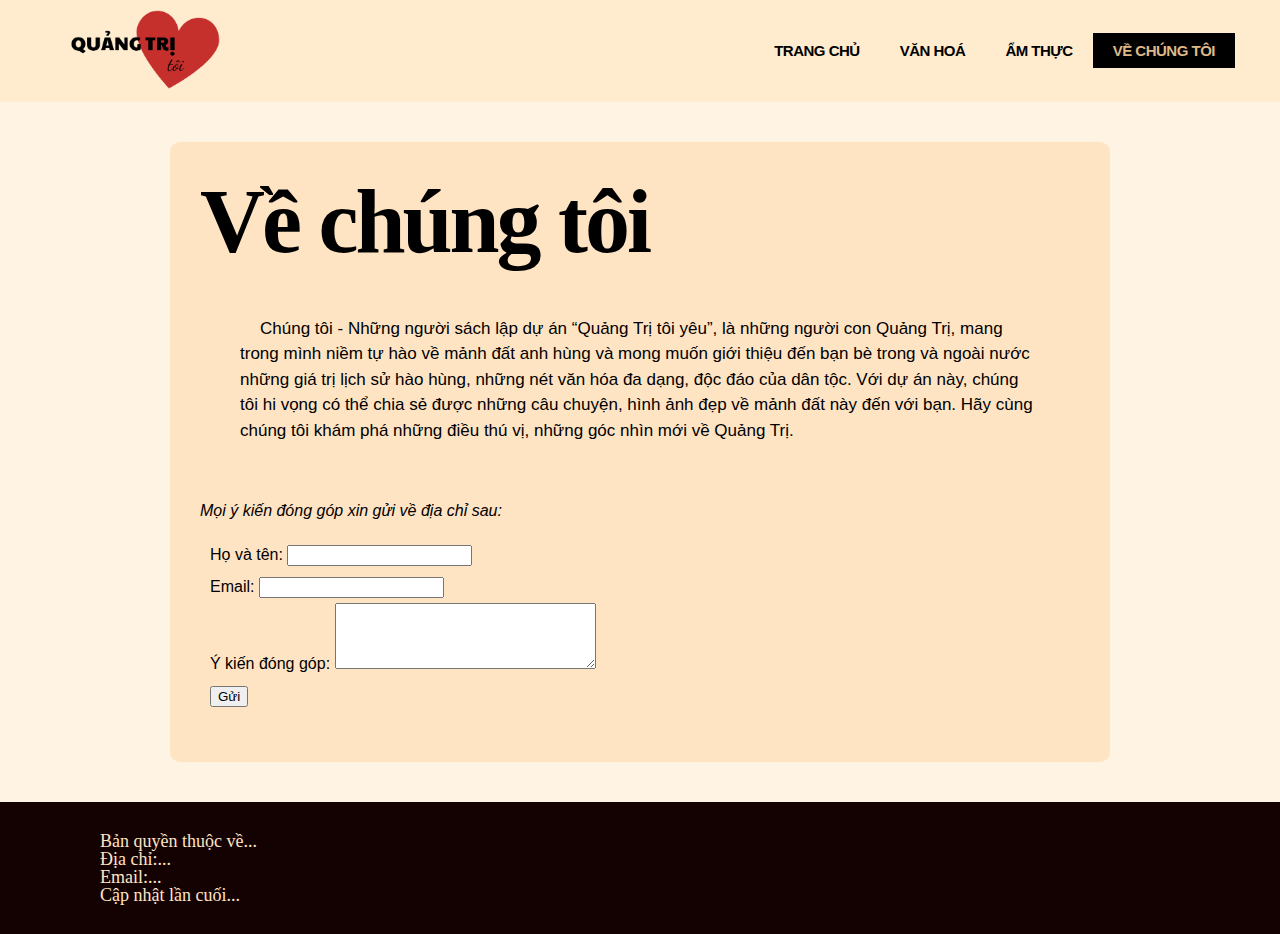
<file: aboutus.html>
<!DOCTYPE html>
<html lang="vi">
  <head>
    <meta charset="UTF-8" />
    <meta name="viewport" content="width=device-width, initial-scale=1.0" />
    <link rel="shortcut icon" href="./img/QTicon.png" type="image/x-icon">
    <link rel="stylesheet" href="reset.css" />
    <link rel="stylesheet" href="aboutus.css" />
    <title>Về chúng tôi</title>
  </head>
  <body>
    <header>
      <nav>
        <div class="logo">
          <img src="./img/qttoiyeu.png" alt="Logo" width="150px" />
        </div>
        <div class="menu">
          <ul>
            <li><a href="index.html">Trang chủ</a></li>
            <li><a href="VH.html">Văn hoá</a></li>
            <li><a href="AT.html">Ẩm thực</a></li>
            <li class="aboutus">
              <a href="aboutus.html">Về chúng tôi</a>
            </li>
          </ul>
        </div>
      </nav>
    </header>
    <div class="container">
      <div class="main">
        <h1>Về chúng tôi</h1>
        <div class="main1">
          <p>
          Chúng tôi - Những người sách lập dự án “Quảng Trị tôi yêu”, là những người
          con Quảng Trị, mang trong mình niềm tự hào về mảnh đất anh hùng và mong
          muốn giới thiệu đến bạn bè trong và ngoài nước những giá trị lịch sử hào
          hùng, những nét văn hóa đa dạng, độc đáo của dân tộc. Với dự án này, chúng
          tôi hi vọng có thể chia sẻ được những câu chuyện, hình ảnh đẹp về mảnh đất
          này đến với bạn. Hãy cùng chúng tôi khám phá những điều thú vị, những góc
          nhìn mới về Quảng Trị.
          </p>
        </div>
        <div class="main2">
          <p>Mọi ý kiến đóng góp xin gửi về địa chỉ sau:</p>
          <form action="" method="">
            <label for="hoten">Họ và tên:</label>
            <input type="text" name="hoten" id="hoten" required /></br>
            <label for="email">Email:</label>
            <input type="text" name="email" id="email" required /></br>
            <label for="cmt">Ý kiến đóng góp:</label>
            <textarea name="cmt" rows="4" cols="30" required></textarea></br> 
            <input type="submit" name="submit" value="Gửi" />
          </form>
        </div>        
      </div>
    </div>
    <footer>
      <p>Bản quyền thuộc về...</br>
        Địa chỉ:...</br>
        Email:...</br>
        Cập nhật lần cuối... </br>
    </p>
    </footer>
  </body>
</html>
</file>
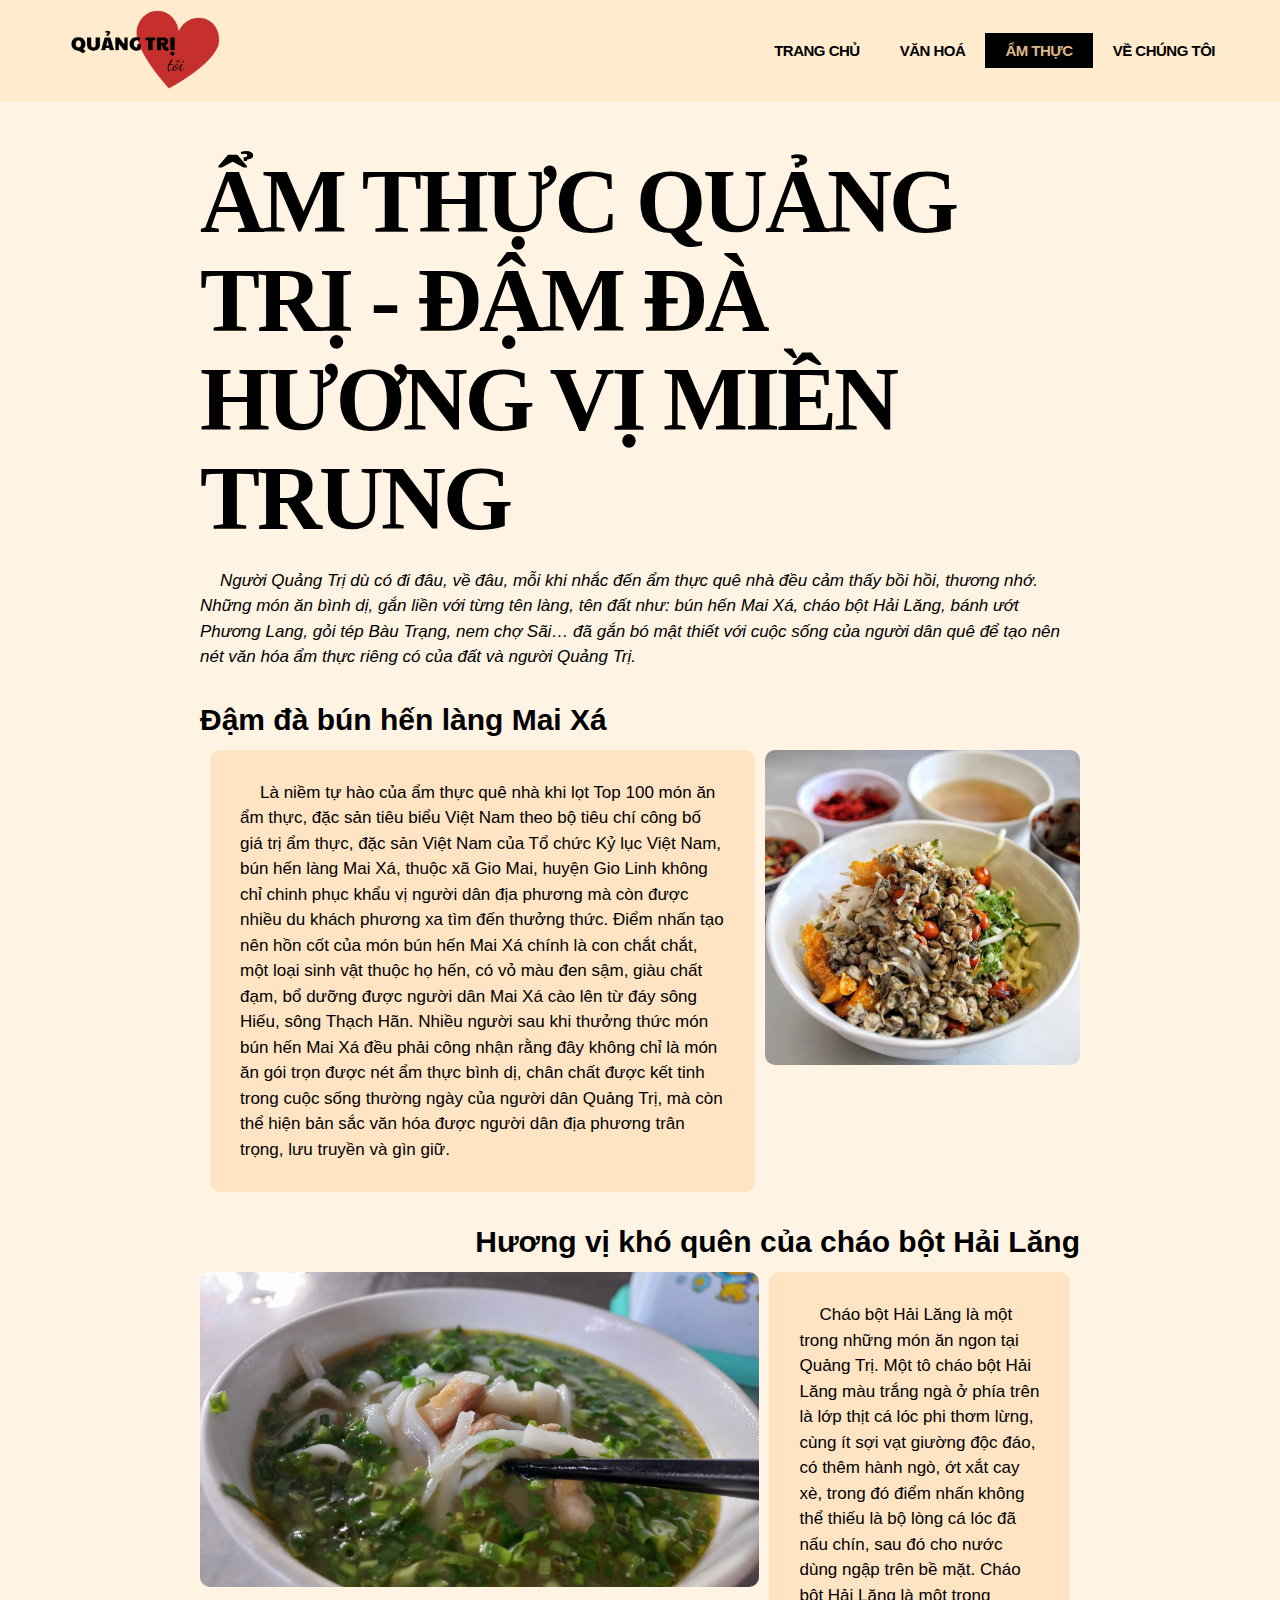
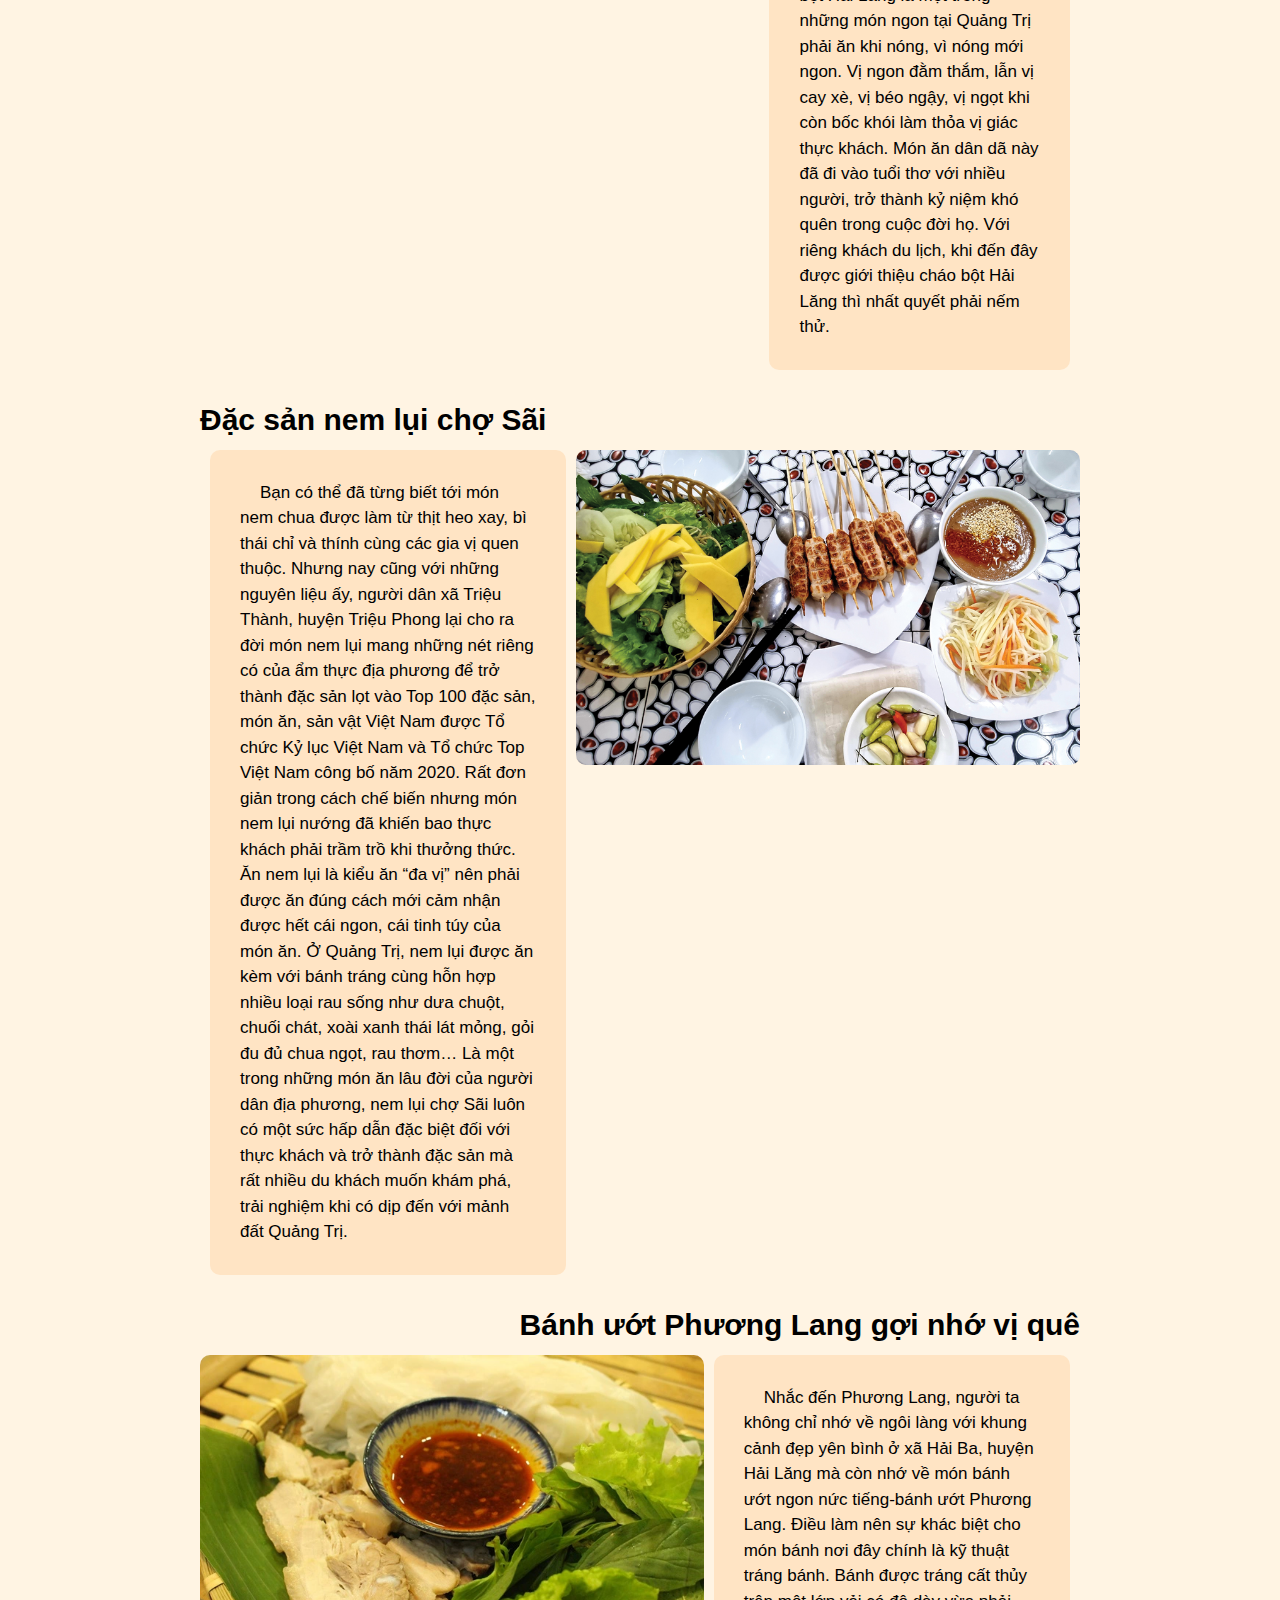
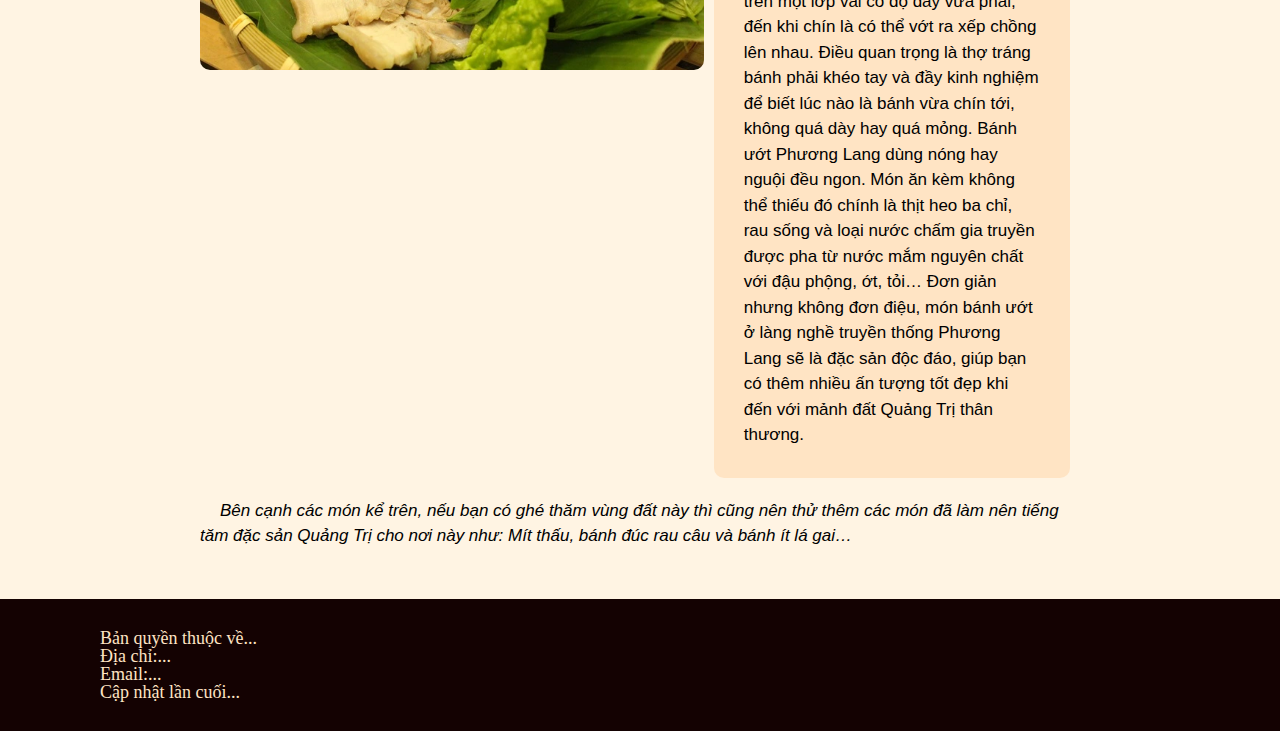
<file: AT.html>
<!DOCTYPE html>
<html lang="vi">
  <head>
    <meta charset="UTF-8" />
    <meta name="viewport" content="width=device-width, initial-scale=1.0" />
    <link rel="shortcut icon" href="./img/QTicon.png" type="image/x-icon">
    <link rel="stylesheet" href="reset.css" />
    <link rel="stylesheet" href="AT.css" />
    <title>Ẩm thực</title>
  </head>
  <body>
    <header>
      <nav>
        <div class="logo">
          <img src="./img/qttoiyeu.png" alt="Logo" width="150px" />
        </div>
        <div class="menu">
          <ul>
            <li><a href="index.html">Trang chủ</a></li>
            <li><a href="VH.html">Văn hoá</a></li>
            <li class="AT"><a href="AT.html">Ẩm thực</a></li>
            <li class="aboutus">
              <a href="aboutus.html">Về chúng tôi</a>
            </li>
          </ul>
        </div>
      </nav>
    </header>
    <div class="container">
      <div class="main">
        <h1>ẨM THỰC QUẢNG TRỊ - ĐẬM ĐÀ HƯƠNG VỊ MIỀN TRUNG</h1>
        <p class="innghieng">
          Người Quảng Trị dù có đi đâu, về đâu, mỗi khi nhắc đến ẩm thực quê nhà đều
          cảm thấy bồi hồi, thương nhớ. Những món ăn bình dị, gắn liền với từng tên
          làng, tên đất như: bún hến Mai Xá, cháo bột Hải Lăng, bánh ướt Phương
          Lang, gỏi tép Bàu Trạng, nem chợ Sãi… đã gắn bó mật thiết với cuộc sống
          của người dân quê để tạo nên nét văn hóa ẩm thực riêng có của đất và người
          Quảng Trị.
        </p>
        <h2>Đậm đà bún hến làng Mai Xá</h2>
        <div class="main1">          
          <p>
            Là niềm tự hào của ẩm thực quê nhà khi lọt Top 100 món ăn ẩm thực, đặc sản
            tiêu biểu Việt Nam theo bộ tiêu chí công bố giá trị ẩm thực, đặc sản Việt
            Nam của Tổ chức Kỷ lục Việt Nam, bún hến làng Mai Xá, thuộc xã Gio Mai,
            huyện Gio Linh không chỉ chinh phục khẩu vị người dân địa phương mà còn
            được nhiều du khách phương xa tìm đến thưởng thức. Điểm nhấn tạo nên hồn
            cốt của món bún hến Mai Xá chính là con chắt chắt, một loại sinh vật thuộc
            họ hến, có vỏ màu đen sậm, giàu chất đạm, bổ dưỡng được người dân Mai Xá
            cào lên từ đáy sông Hiếu, sông Thạch Hãn. Nhiều người sau khi thưởng thức
            món bún hến Mai Xá đều phải công nhận rằng đây không chỉ là món ăn gói
            trọn được nét ẩm thực bình dị, chân chất được kết tinh trong cuộc sống
            thường ngày của người dân Quảng Trị, mà còn thể hiện bản sắc văn hóa được
            người dân địa phương trân trọng, lưu truyền và gìn giữ.
          </p>
          <img src="./img/bunhenmaixa.webp" alt="bunhenmaixa">
        </div>
        <h2>Hương vị khó quên của cháo bột Hải Lăng</h2>
        <div class="main2">          
          <img src="./img/chaobothailang.jpg" alt="chaobothailang">
          <p>
            Cháo bột Hải Lăng là một trong những món ăn ngon tại Quảng Trị. Một tô
            cháo bột Hải Lăng màu trắng ngà ở phía trên là lớp thịt cá lóc phi thơm
            lừng, cùng ít sợi vạt giường độc đáo, có thêm hành ngò, ớt xắt cay xè,
            trong đó điểm nhấn không thể thiếu là bộ lòng cá lóc đã nấu chín, sau đó
            cho nước dùng ngập trên bề mặt. Cháo bột Hải Lăng là một trong những món
            ngon tại Quảng Trị phải ăn khi nóng, vì nóng mới ngon. Vị ngon đằm thắm,
            lẫn vị cay xè, vị béo ngậy, vị ngọt khi còn bốc khói làm thỏa vị giác thực
            khách. Món ăn dân dã này đã đi vào tuổi thơ với nhiều người, trở thành kỷ
            niệm khó quên trong cuộc đời họ. Với riêng khách du lịch, khi đến đây được
            giới thiệu cháo bột Hải Lăng thì nhất quyết phải nếm thử.
          </p>          
        </div>
        <h2>Đặc sản nem lụi chợ Sãi</h2>
        <div class="main3">          
          <p>
            Bạn có thể đã từng biết tới món nem chua được làm từ thịt heo xay, bì thái
            chỉ và thính cùng các gia vị quen thuộc. Nhưng nay cũng với những nguyên
            liệu ấy, người dân xã Triệu Thành, huyện Triệu Phong lại cho ra đời món
            nem lụi mang những nét riêng có của ẩm thực địa phương để trở thành đặc
            sản lọt vào Top 100 đặc sản, món ăn, sản vật Việt Nam được Tổ chức Kỷ lục
            Việt Nam và Tổ chức Top Việt Nam công bố năm 2020. Rất đơn giản trong cách
            chế biến nhưng món nem lụi nướng đã khiến bao thực khách phải trầm trồ khi
            thưởng thức. Ăn nem lụi là kiểu ăn “đa vị” nên phải được ăn đúng cách mới
            cảm nhận được hết cái ngon, cái tinh túy của món ăn. Ở Quảng Trị, nem lụi
            được ăn kèm với bánh tráng cùng hỗn hợp nhiều loại rau sống như dưa chuột,
            chuối chát, xoài xanh thái lát mỏng, gỏi đu đủ chua ngọt, rau thơm… Là một
            trong những món ăn lâu đời của người dân địa phương, nem lụi chợ Sãi luôn
            có một sức hấp dẫn đặc biệt đối với thực khách và trở thành đặc sản mà rất
            nhiều du khách muốn khám phá, trải nghiệm khi có dịp đến với mảnh đất
            Quảng Trị.
          </p>
          <img src="./img/nemluichosai.jpg" alt="nemluichosai">
        </div>
        <h2>Bánh ướt Phương Lang gợi nhớ vị quê</h2>
        <div class="main4">          
          <img src="./img/banhuotphuonglan.webp" alt="banhuotphuonglan">
          <p>
            Nhắc đến Phương Lang, người ta không chỉ nhớ về ngôi làng với khung cảnh
            đẹp yên bình ở xã Hải Ba, huyện Hải Lăng mà còn nhớ về món bánh ướt ngon
            nức tiếng-bánh ướt Phương Lang. Điều làm nên sự khác biệt cho món bánh nơi
            đây chính là kỹ thuật tráng bánh. Bánh được tráng cất thủy trên một lớp
            vải có độ dày vừa phải, đến khi chín là có thể vớt ra xếp chồng lên nhau.
            Điều quan trọng là thợ tráng bánh phải khéo tay và đầy kinh nghiệm để biết
            lúc nào là bánh vừa chín tới, không quá dày hay quá mỏng. Bánh ướt Phương
            Lang dùng nóng hay nguội đều ngon. Món ăn kèm không thể thiếu đó chính là
            thịt heo ba chỉ, rau sống và loại nước chấm gia truyền được pha từ nước
            mắm nguyên chất với đậu phộng, ớt, tỏi… Đơn giản nhưng không đơn điệu, món
            bánh ướt ở làng nghề truyền thống Phương Lang sẽ là đặc sản độc đáo, giúp
            bạn có thêm nhiều ấn tượng tốt đẹp khi đến với mảnh đất Quảng Trị thân
            thương.
          </p>          
        </div>
        <p class="innghieng">
          Bên cạnh các món kể trên, nếu bạn có ghé thăm vùng đất này thì cũng nên
          thử thêm các món đã làm nên tiếng tăm đặc sản Quảng Trị cho nơi này như:
          Mít thấu, bánh đúc rau câu và bánh ít lá gai…
        </p>
      </div>
    </div>
    <footer>
      <p>Bản quyền thuộc về...</br>
        Địa chỉ:...</br>
        Email:...</br>
        Cập nhật lần cuối... </br>
    </p>
    </footer>
  </body>
</html>
</file>
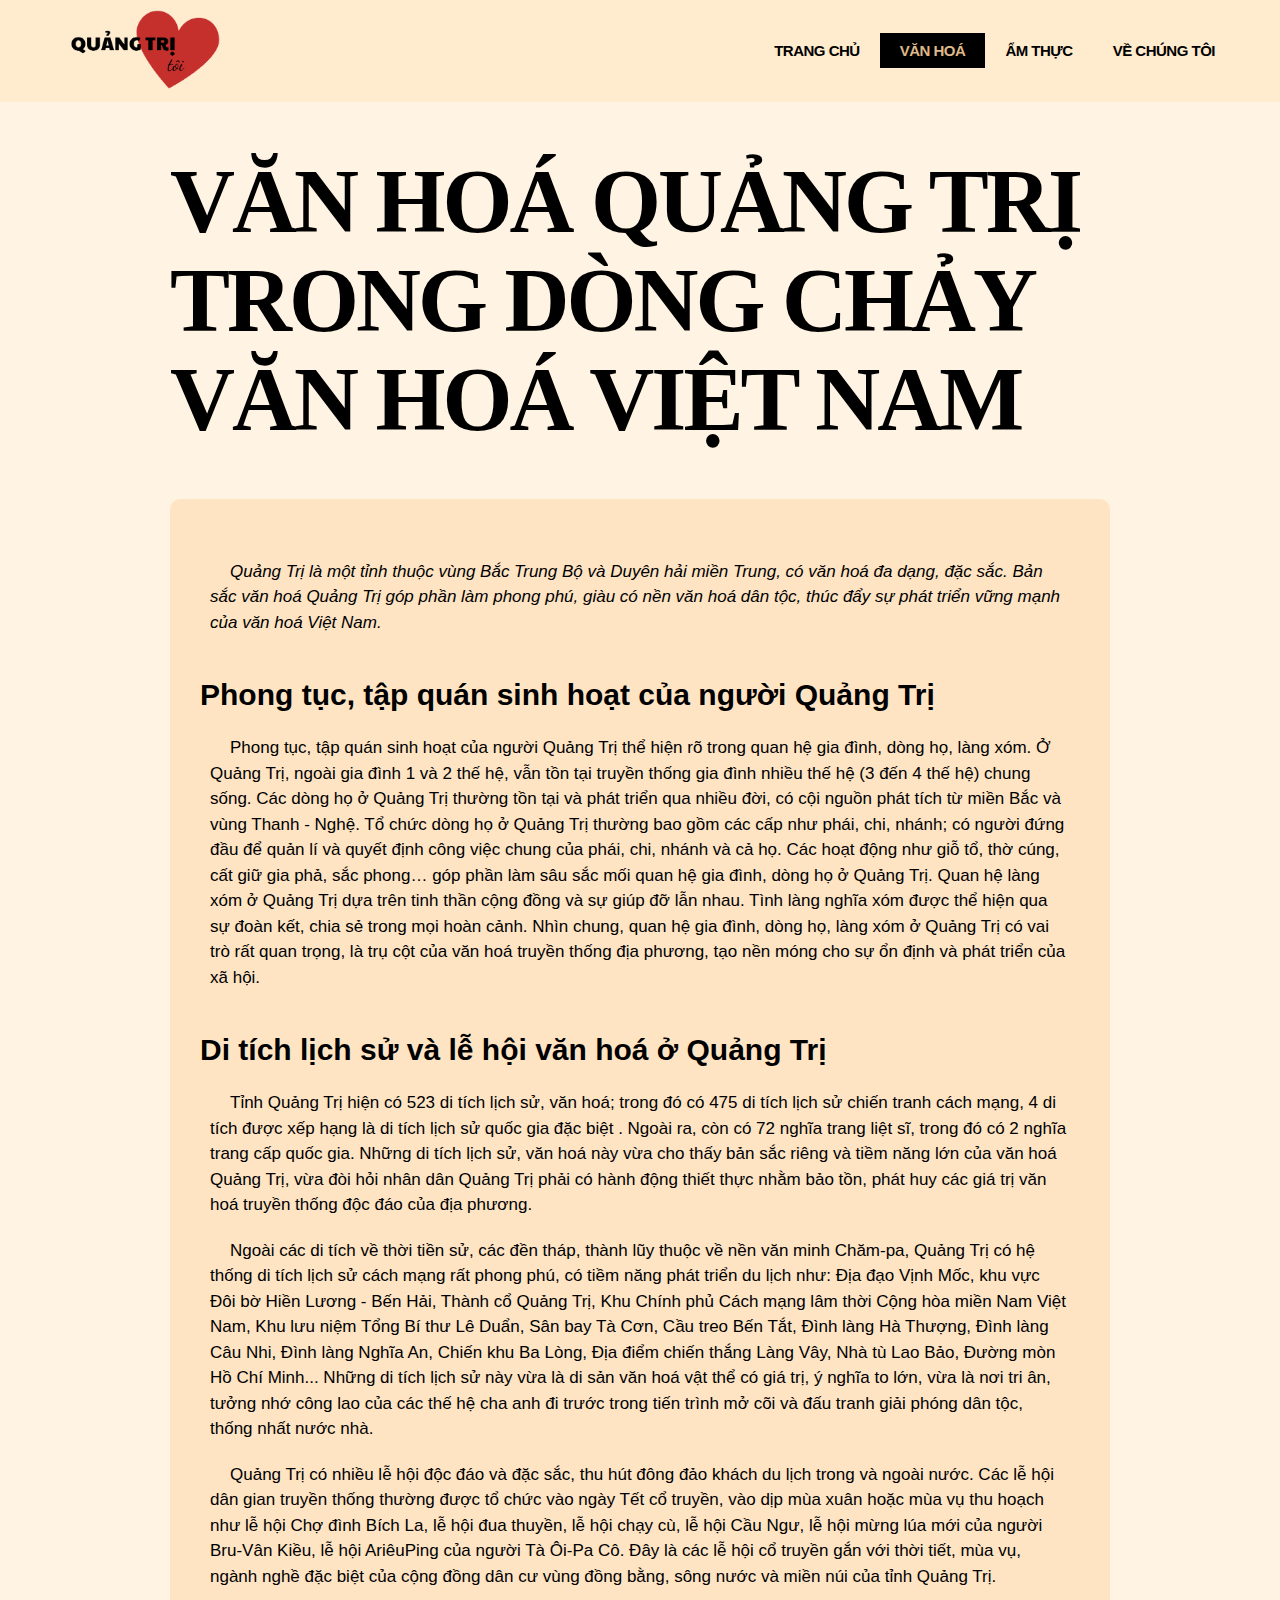
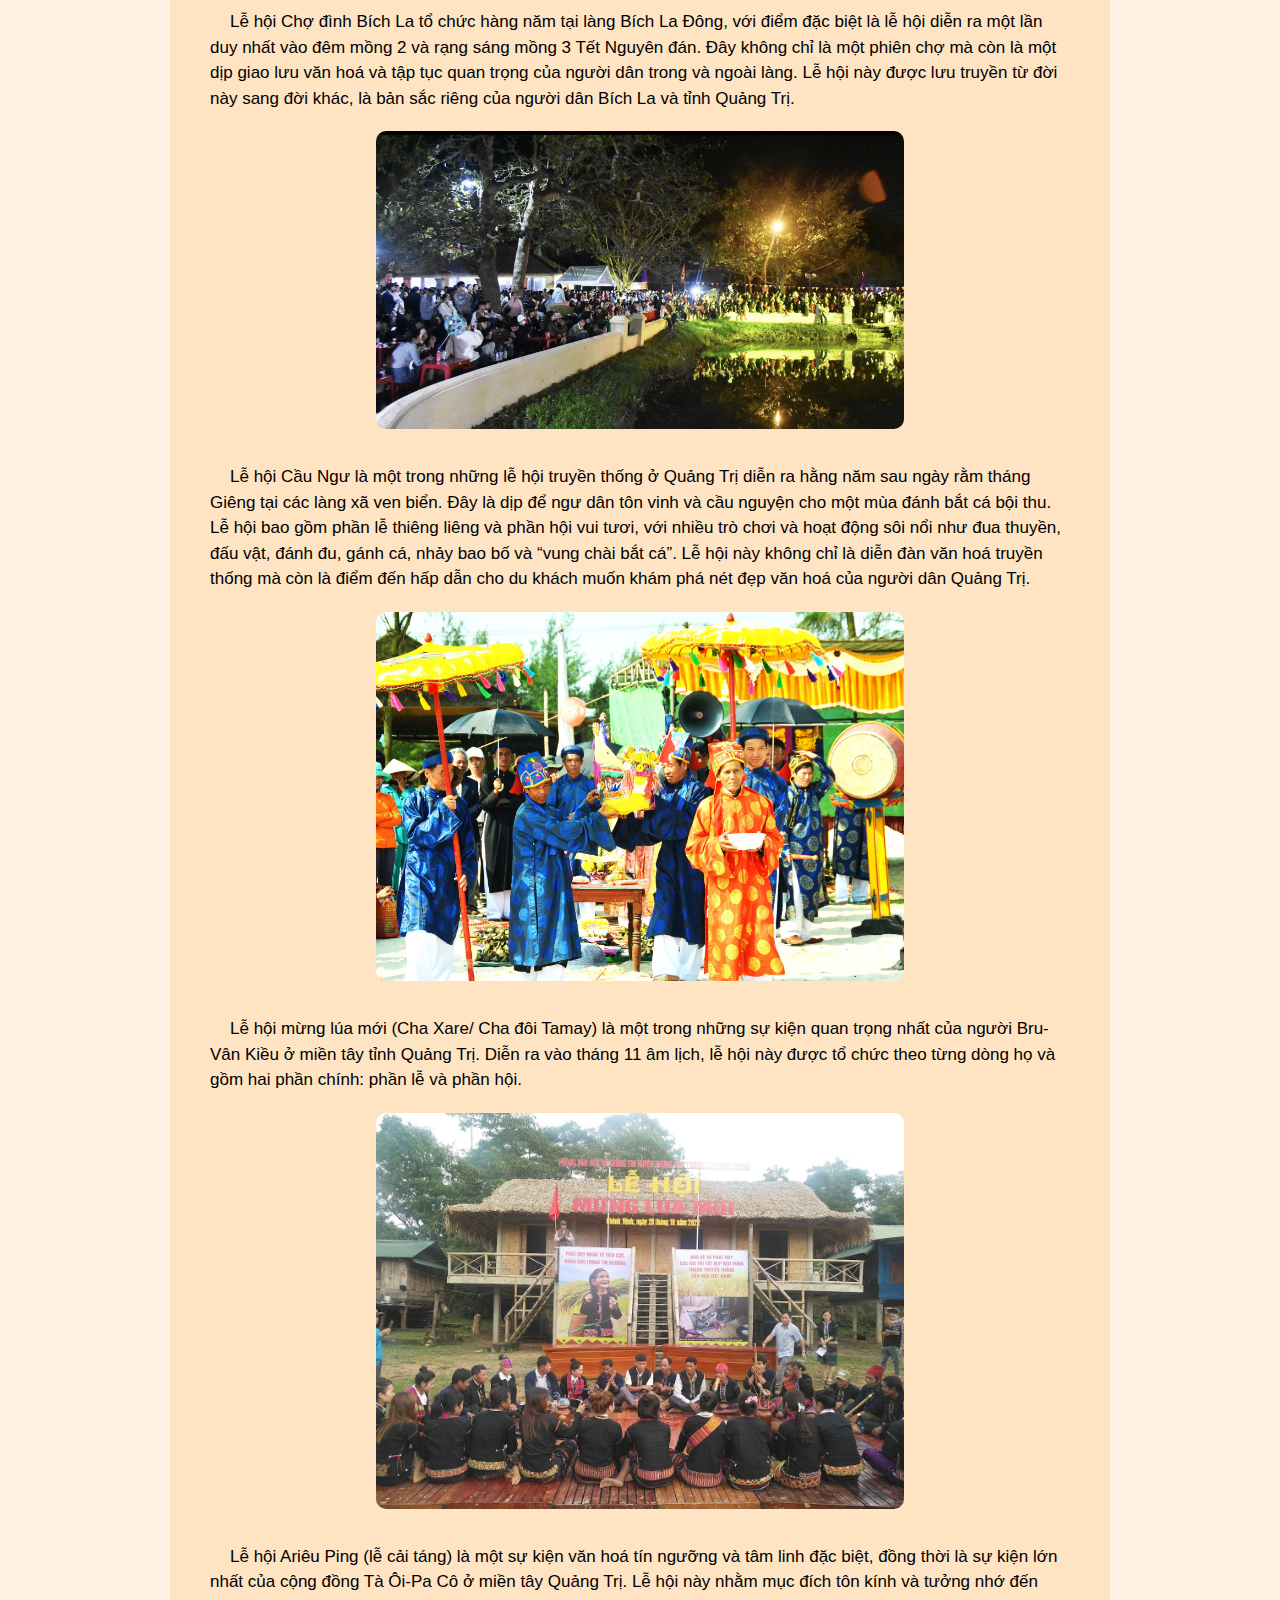
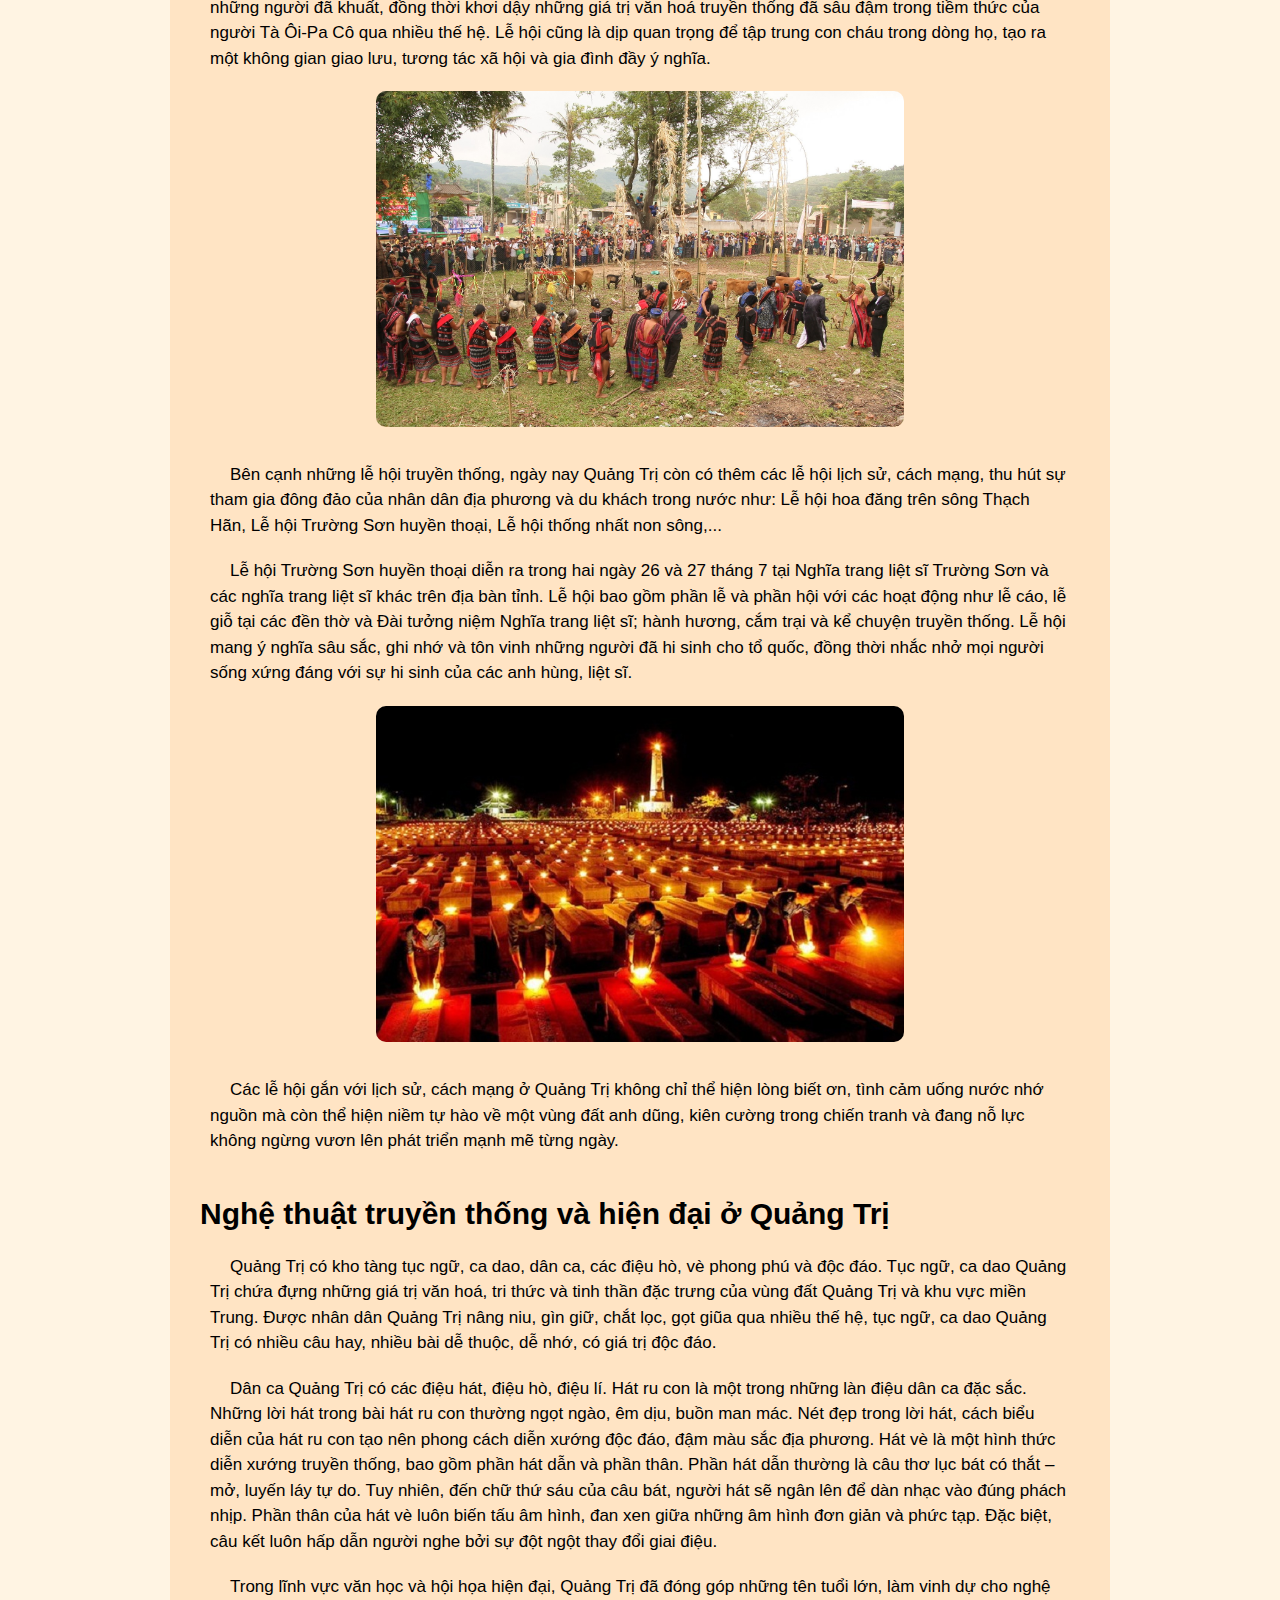
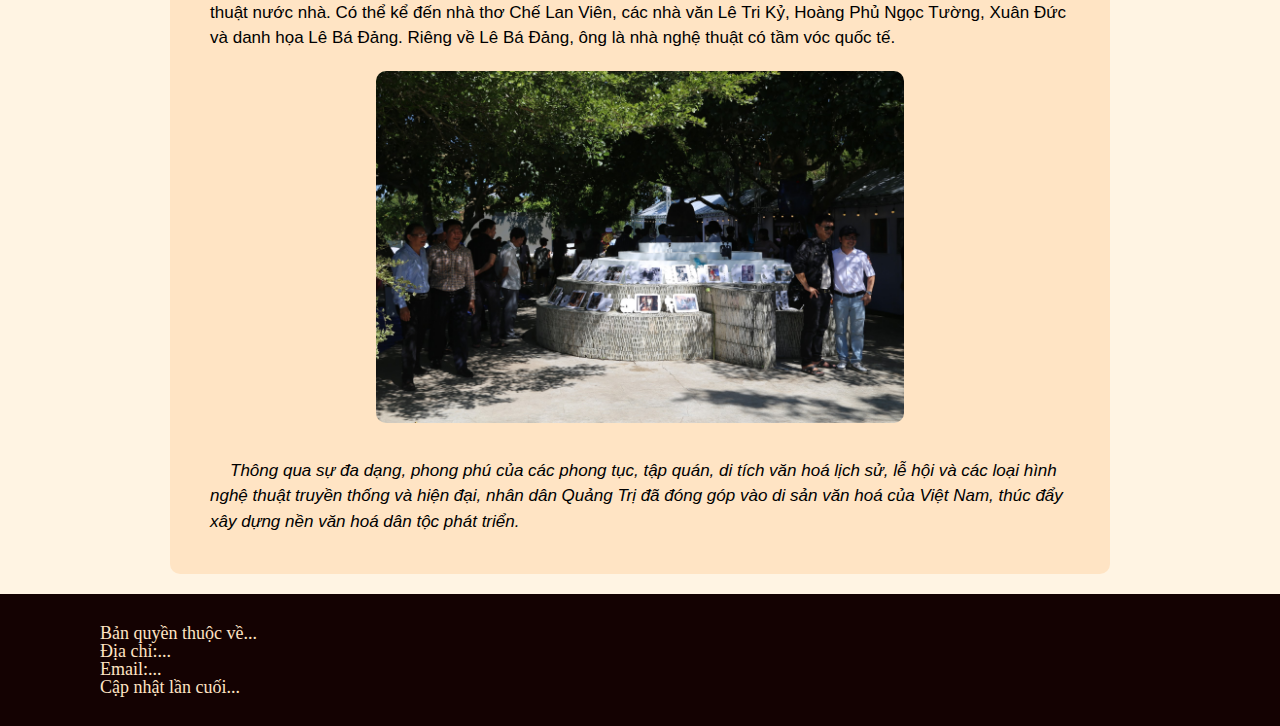
<file: VH.html>
<!DOCTYPE html>
<html lang="vi">
  <head>
    <meta charset="UTF-8" />
    <meta name="viewport" content="width=device-width, initial-scale=1.0" />
    <link rel="shortcut icon" href="./img/QTicon.png" type="image/x-icon">
    <link rel="stylesheet" href="reset.css" />
    <link rel="stylesheet" href="VH.css" />
    <title>Văn hoá</title>
  </head>
  <body>
    <header>
      <nav>
        <div class="logo">
          <img src="./img/qttoiyeu.png" alt="Logo" width="150px" />
        </div>
        <div class="menu">
          <ul>
            <li><a href="index.html">Trang chủ</a></li>
            <li class="VH"><a href="VH.html">Văn hoá</a></li>
            <li><a href="AT.html">Ẩm thực</a></li>
            <li class="aboutus">
              <a href="aboutus.html">Về chúng tôi</a>
            </li>
          </ul>
        </div>
      </nav>
    </header>
    <div class="container">
      <div class="main">
        <h1>VĂN HOÁ QUẢNG TRỊ TRONG DÒNG CHẢY VĂN HOÁ VIỆT NAM</h1>
        <div class="main1">
          <p>
            Quảng Trị là một tỉnh thuộc vùng Bắc Trung Bộ và Duyên hải miền Trung, có
            văn hoá đa dạng, đặc sắc. Bản sắc văn hoá Quảng Trị góp phần làm phong
            phú, giàu có nền văn hoá dân tộc, thúc đẩy sự phát triển vững mạnh của văn
            hoá Việt Nam.
          </p>
          <h2>Phong tục, tập quán sinh hoạt của người Quảng Trị</h2>
          <p>
            Phong tục, tập quán sinh hoạt của người Quảng Trị thể hiện rõ trong quan
            hệ gia đình, dòng họ, làng xóm. Ở Quảng Trị, ngoài gia đình 1 và 2 thế hệ,
            vẫn tồn tại truyền thống gia đình nhiều thế hệ (3 đến 4 thế hệ) chung
            sống. Các dòng họ ở Quảng Trị thường tồn tại và phát triển qua nhiều đời,
            có cội nguồn phát tích từ miền Bắc và vùng Thanh - Nghệ. Tổ chức dòng họ ở
            Quảng Trị thường bao gồm các cấp như phái, chi, nhánh; có người đứng đầu
            để quản lí và quyết định công việc chung của phái, chi, nhánh và cả họ.
            Các hoạt động như giỗ tổ, thờ cúng, cất giữ gia phả, sắc phong… góp phần
            làm sâu sắc mối quan hệ gia đình, dòng họ ở Quảng Trị. Quan hệ làng xóm ở
            Quảng Trị dựa trên tinh thần cộng đồng và sự giúp đỡ lẫn nhau. Tình làng
            nghĩa xóm được thể hiện qua sự đoàn kết, chia sẻ trong mọi hoàn cảnh. Nhìn
            chung, quan hệ gia đình, dòng họ, làng xóm ở Quảng Trị có vai trò rất quan
            trọng, là trụ cột của văn hoá truyền thống địa phương, tạo nền móng cho sự
            ổn định và phát triển của xã hội.
          </p>
          <h2>Di tích lịch sử và lễ hội văn hoá ở Quảng Trị</h2>
          <p>
            Tỉnh Quảng Trị hiện có 523 di tích lịch sử, văn hoá; trong đó có 475 di
            tích lịch sử chiến tranh cách mạng, 4 di tích được xếp hạng là di tích
            lịch sử quốc gia đặc biệt . Ngoài ra, còn có 72 nghĩa trang liệt sĩ, trong
            đó có 2 nghĩa trang cấp quốc gia. Những di tích lịch sử, văn hoá này vừa
            cho thấy bản sắc riêng và tiềm năng lớn của văn hoá Quảng Trị, vừa đòi hỏi
            nhân dân Quảng Trị phải có hành động thiết thực nhằm bảo tồn, phát huy các
            giá trị văn hoá truyền thống độc đáo của địa phương.
          </p>
          <p>
            Ngoài các di tích về thời tiền sử, các đền tháp, thành lũy thuộc về nền
            văn minh Chăm-pa, Quảng Trị có hệ thống di tích lịch sử cách mạng rất
            phong phú, có tiềm năng phát triển du lịch như: Địa đạo Vịnh Mốc, khu vực
            Đôi bờ Hiền Lương - Bến Hải, Thành cổ Quảng Trị, Khu Chính phủ Cách mạng
            lâm thời Cộng hòa miền Nam Việt Nam, Khu lưu niệm Tổng Bí thư Lê Duẩn, Sân
            bay Tà Cơn, Cầu treo Bến Tắt, Đình làng Hà Thượng, Đình làng Câu Nhi, Đình
            làng Nghĩa An, Chiến khu Ba Lòng, Địa điểm chiến thắng Làng Vây, Nhà tù
            Lao Bảo, Đường mòn Hồ Chí Minh... Những di tích lịch sử này vừa là di sản
            văn hoá vật thể có giá trị, ý nghĩa to lớn, vừa là nơi tri ân, tưởng nhớ
            công lao của các thế hệ cha anh đi trước trong tiến trình mở cõi và đấu
            tranh giải phóng dân tộc, thống nhất nước nhà.
          </p>
          <p>
            Quảng Trị có nhiều lễ hội độc đáo và đặc sắc, thu hút đông đảo khách du
            lịch trong và ngoài nước. Các lễ hội dân gian truyền thống thường được tổ
            chức vào ngày Tết cổ truyền, vào dịp mùa xuân hoặc mùa vụ thu hoạch như lễ
            hội Chợ đình Bích La, lễ hội đua thuyền, lễ hội chạy cù, lễ hội Cầu Ngư,
            lễ hội mừng lúa mới của người Bru-Vân Kiều, lễ hội AriêuPing của người Tà
            Ôi-Pa Cô. Đây là các lễ hội cổ truyền gắn với thời tiết, mùa vụ, ngành
            nghề đặc biệt của cộng đồng dân cư vùng đồng bằng, sông nước và miền núi
            của tỉnh Quảng Trị.
          </p>
          <p>
            Lễ hội Chợ đình Bích La tổ chức hàng năm tại làng Bích La Đông, với điểm
            đặc biệt là lễ hội diễn ra một lần duy nhất vào đêm mồng 2 và rạng sáng
            mồng 3 Tết Nguyên đán. Đây không chỉ là một phiên chợ mà còn là một dịp
            giao lưu văn hoá và tập tục quan trọng của người dân trong và ngoài làng.
            Lễ hội này được lưu truyền từ đời này sang đời khác, là bản sắc riêng của
            người dân Bích La và tỉnh Quảng Trị.
          </p>
          <img src="./img/chodinhbichla.png" alt="chodinhbichla">
          <p>
            Lễ hội Cầu Ngư là một trong những lễ hội truyền thống ở Quảng Trị diễn ra
            hằng năm sau ngày rằm tháng Giêng tại các làng xã ven biển. Đây là dịp để
            ngư dân tôn vinh và cầu nguyện cho một mùa đánh bắt cá bội thu. Lễ hội bao
            gồm phần lễ thiêng liêng và phần hội vui tươi, với nhiều trò chơi và hoạt
            động sôi nổi như đua thuyền, đấu vật, đánh đu, gánh cá, nhảy bao bố và
            “vung chài bắt cá”. Lễ hội này không chỉ là diễn đàn văn hoá truyền thống
            mà còn là điểm đến hấp dẫn cho du khách muốn khám phá nét đẹp văn hoá của
            người dân Quảng Trị.
          </p>
          <img src="./img/lehoicaungu.jpg" alt="lehoicaungu">
          <p>
            Lễ hội mừng lúa mới (Cha Xare/ Cha đôi Tamay) là một trong những sự kiện
            quan trọng nhất của người Bru-Vân Kiều ở miền tây tỉnh Quảng Trị. Diễn ra
            vào tháng 11 âm lịch, lễ hội này được tổ chức theo từng dòng họ và gồm hai
            phần chính: phần lễ và phần hội.
          </p>
          <img src="./img/lehoimungluamoi.jpg" alt="lehoimungluamoi">
          <p>
            Lễ hội Ariêu Ping (lễ cải táng) là một sự kiện văn hoá tín ngưỡng và tâm
            linh đặc biệt, đồng thời là sự kiện lớn nhất của cộng đồng Tà Ôi-Pa Cô ở
            miền tây Quảng Trị. Lễ hội này nhằm mục đích tôn kính và tưởng nhớ đến
            những người đã khuất, đồng thời khơi dậy những giá trị văn hoá truyền
            thống đã sâu đậm trong tiềm thức của người Tà Ôi-Pa Cô qua nhiều thế hệ.
            Lễ hội cũng là dịp quan trọng để tập trung con cháu trong dòng họ, tạo ra
            một không gian giao lưu, tương tác xã hội và gia đình đầy ý nghĩa.
          </p>
          <img src="./img/lehoiarieuping.jpg" alt="lehoiarieuping">
          <p>
            Bên cạnh những lễ hội truyền thống, ngày nay Quảng Trị còn có thêm các lễ
            hội lịch sử, cách mạng, thu hút sự tham gia đông đảo của nhân dân địa
            phương và du khách trong nước như: Lễ hội hoa đăng trên sông Thạch Hãn, Lễ
            hội Trường Sơn huyền thoại, Lễ hội thống nhất non sông,...
          </p>
          <p>
            Lễ hội Trường Sơn huyền thoại diễn ra trong hai ngày 26 và 27 tháng 7 tại
            Nghĩa trang liệt sĩ Trường Sơn và các nghĩa trang liệt sĩ khác trên địa
            bàn tỉnh. Lễ hội bao gồm phần lễ và phần hội với các hoạt động như lễ cáo,
            lễ giỗ tại các đền thờ và Đài tưởng niệm Nghĩa trang liệt sĩ; hành hương,
            cắm trại và kể chuyện truyền thống. Lễ hội mang ý nghĩa sâu sắc, ghi nhớ
            và tôn vinh những người đã hi sinh cho tổ quốc, đồng thời nhắc nhở mọi
            người sống xứng đáng với sự hi sinh của các anh hùng, liệt sĩ.
          </p>
          <img src="./img/lehoitruongsonhuyenthoai.jpg" alt="lehoitruongsonhuyenthoai">
          <p>
            Các lễ hội gắn với lịch sử, cách mạng ở Quảng Trị không chỉ thể hiện lòng
            biết ơn, tình cảm uống nước nhớ nguồn mà còn thể hiện niềm tự hào về một
            vùng đất anh dũng, kiên cường trong chiến tranh và đang nỗ lực không ngừng
            vươn lên phát triển mạnh mẽ từng ngày.
          </p>
          <h2>Nghệ thuật truyền thống và hiện đại ở Quảng Trị</h2>
          <p>
            Quảng Trị có kho tàng tục ngữ, ca dao, dân ca, các điệu hò, vè phong phú
            và độc đáo. Tục ngữ, ca dao Quảng Trị chứa đựng những giá trị văn hoá, tri
            thức và tinh thần đặc trưng của vùng đất Quảng Trị và khu vực miền Trung.
            Được nhân dân Quảng Trị nâng niu, gìn giữ, chắt lọc, gọt giũa qua nhiều
            thế hệ, tục ngữ, ca dao Quảng Trị có nhiều câu hay, nhiều bài dễ thuộc, dễ
            nhớ, có giá trị độc đáo.
          </p>
          <p>
            Dân ca Quảng Trị có các điệu hát, điệu hò, điệu lí. Hát ru con là một
            trong những làn điệu dân ca đặc sắc. Những lời hát trong bài hát ru con
            thường ngọt ngào, êm dịu, buồn man mác. Nét đẹp trong lời hát, cách biểu
            diễn của hát ru con tạo nên phong cách diễn xướng độc đáo, đậm màu sắc địa
            phương. Hát vè là một hình thức diễn xướng truyền thống, bao gồm phần hát
            dẫn và phần thân. Phần hát dẫn thường là câu thơ lục bát có thắt – mở,
            luyến láy tự do. Tuy nhiên, đến chữ thứ sáu của câu bát, người hát sẽ ngân
            lên để dàn nhạc vào đúng phách nhịp. Phần thân của hát vè luôn biến tấu âm
            hình, đan xen giữa những âm hình đơn giản và phức tạp. Đặc biệt, câu kết
            luôn hấp dẫn người nghe bởi sự đột ngột thay đổi giai điệu.
          </p>
          <p>
            Trong lĩnh vực văn học và hội họa hiện đại, Quảng Trị đã đóng góp những
            tên tuổi lớn, làm vinh dự cho nghệ thuật nước nhà. Có thể kể đến nhà thơ
            Chế Lan Viên, các nhà văn Lê Tri Kỷ, Hoàng Phủ Ngọc Tường, Xuân Đức và
            danh họa Lê Bá Đảng. Riêng về Lê Bá Đảng, ông là nhà nghệ thuật có tầm vóc
            quốc tế.
          </p>
          <img src="./img/trienlamlebadang.webp" alt="trienlamlebadang">
          <p>
            Thông qua sự đa dạng, phong phú của các phong tục, tập quán, di tích văn
            hoá lịch sử, lễ hội và các loại hình nghệ thuật truyền thống và hiện đại,
            nhân dân Quảng Trị đã đóng góp vào di sản văn hoá của Việt Nam, thúc đẩy
            xây dựng nền văn hoá dân tộc phát triển.
          </p>
        </div>
      </div>
    </div>
    <footer>
      <p>Bản quyền thuộc về...</br>
        Địa chỉ:...</br>
        Email:...</br>
        Cập nhật lần cuối... </br>
    </p>
    </footer>
  </body>
</html>
</file>
<file: aboutus.css>
/* header */
header {
  position: sticky;
  top: 0;
  z-index: 999;
}

nav {
  display: flex;
  align-items: center;
  justify-content: space-between;
  background: blanchedalmond;
  padding: 10px;
}

.menu a {
  color: #000;
  text-decoration: none;
  padding: 10px 20px;
  text-decoration: none;
  margin-right: 0px;
  display: block;
  font-family: sans-serif;
  font-weight: bolder;
  font-size: 15px;
  text-transform: uppercase;
  letter-spacing: -0.5px;
}

.menu ul {
  display: flex;
}

.logo {
  margin-left: 60px;
}

.menu ul li a:hover {
  color: burlywood;
  background-color: black;
}
.menu ul li.aboutus a {
  color: burlywood;
  background-color: black;
}
.menu ul li.aboutus a {
  margin-right: 35px;
}

/* container */
.container {
  display: flex;
  background-color: rgb(255, 244, 227);
  font-family: sans-serif;
}

.main {
  background-color: bisque;
  padding: 30px;
  border-radius: 10px;
  margin: 40px 170px;
}

.main h1 {
  font-size: 90px;
  font-weight: 700;
  line-height: 1.1;
  font-family: serif;
  letter-spacing: -3px;
}

.main1 {
  margin-top: 15px;
  margin-bottom: 30px;
  padding: 30px;
  background-color: bisque;
  margin-right: 10px;
  margin-left: 10px;
  border-radius: 10px;
  text-indent: 20px;
  line-height: 1.5;
  font-size: 17px;
}

.main2 p {
  font-style: italic;
}

form {
  padding: 20px 10px;
  line-height: 2;
}

/* fooder */
footer {
  background-color: rgb(20, 2, 2);
}

footer p {
  padding: 30px;
  color: bisque;
  font-size: 18px;
  margin-left: 70px;
}
</file>
<file: AT.css>
/* header */
header {
  position: sticky;
  top: 0;
  z-index: 999;
}

nav {
  display: flex;
  align-items: center;
  justify-content: space-between;
  background: blanchedalmond;
  padding: 10px;
}

.menu a {
  color: #000;
  text-decoration: none;
  padding: 10px 20px;
  text-decoration: none;
  margin-right: 0px;
  display: block;
  font-family: sans-serif;
  font-weight: bolder;
  font-size: 15px;
  text-transform: uppercase;
  letter-spacing: -0.5px;
}

.menu ul {
  display: flex;
}

.logo {
  /* font-family: Verdana, Geneva, Tahoma, sans-serif;
  font-weight: 800;
  font-size: 35px;
  color: rgb(133, 17, 17); */
  margin-left: 60px;
}

.menu ul li a:hover {
  color: burlywood;
  background-color: black;
}
.menu ul li.AT a {
  color: burlywood;
  background-color: black;
}
.menu ul li.aboutus a {
  margin-right: 35px;
}

/* container */
.container {
  display: flex;
  background-color: rgb(255, 244, 227);
  font-family: sans-serif;
}

.main {
  padding: 30px;
  margin: 20px 170px;
}

.main img {
  height: 35vh;
  border-radius: 10px;
}

.main1,
.main2,
.main3,
.main4 {
  display: flex;
}

.main h1 {
  font-size: 90px;
  font-weight: 700;
  line-height: 1.1;
  font-family: serif;
  letter-spacing: -3px;
}

.main h2 {
  font-size: 30px;
  font-weight: 600;
  margin-top: 35px;
  margin-bottom: 15px;
}

.main h2:nth-of-type(2),
.main h2:nth-of-type(4) {
  text-align: right;
}

.main1 p,
.main2 p,
.main3 p,
.main4 p {
  padding: 30px;
  background-color: bisque;
  margin-right: 10px;
  margin-left: 10px;
  border-radius: 10px;
  text-indent: 20px;
  line-height: 1.5;
  font-size: 17px;
}

.innghieng {
  font-style: italic;
  margin-top: 20px;
  text-indent: 20px;
  line-height: 1.5;
  font-size: 17px;
}

/* fooder */
footer {
  background-color: rgb(20, 2, 2);
}

footer p {
  padding: 30px;
  color: bisque;
  font-size: 18px;
  margin-left: 70px;
}
</file>
<file: VH.css>
/* header */
header {
  position: sticky;
  top: 0;
  z-index: 999;
}

nav {
  display: flex;
  align-items: center;
  justify-content: space-between;
  background: blanchedalmond;
  padding: 10px;
}

.menu a {
  color: #000;
  text-decoration: none;
  padding: 10px 20px;
  text-decoration: none;
  margin-right: 0px;
  display: block;
  font-family: sans-serif;
  font-weight: bolder;
  font-size: 15px;
  text-transform: uppercase;
  letter-spacing: -0.5px;
}

.menu ul {
  display: flex;
}

.logo {
  margin-left: 60px;
}

.menu ul li a:hover {
  color: burlywood;
  background-color: black;
}
.menu ul li.VH a {
  color: burlywood;
  background-color: black;
}
.menu ul li.aboutus a {
  margin-right: 35px;
}

/* container */
.container {
  display: flex;
  background-color: rgb(255, 244, 227);
  font-family: sans-serif;
}

.main1 {
  background-color: bisque;
  padding: 30px;
  border-radius: 10px;
  margin: 20px 170px;
}

.main h1 {
  padding: 30px 0;
  border-radius: 10px;
  margin: 20px 170px;
  font-size: 90px;
  font-weight: 700;
  line-height: 1.1;
  font-family: serif;
  letter-spacing: -3px;
}

.main h2 {
  font-size: 30px;
  font-weight: 600;
  margin-top: 35px;
  margin-bottom: 15px;
}

.main p {
  text-indent: 20px;
  line-height: 1.5;
  font-size: 17px;
  padding: 10px;
}

.main1 :nth-child(1),
.main1 :last-child {
  font-style: italic;
  margin-top: 20px;
}

.main img {
  border-radius: 10px;
  display: block;
  width: 60%;
  margin: 10px auto 25px;
}

/* fooder */
footer {
  background-color: rgb(20, 2, 2);
}

footer p {
  padding: 30px;
  color: bisque;
  font-size: 18px;
  margin-left: 70px;
}
</file>
